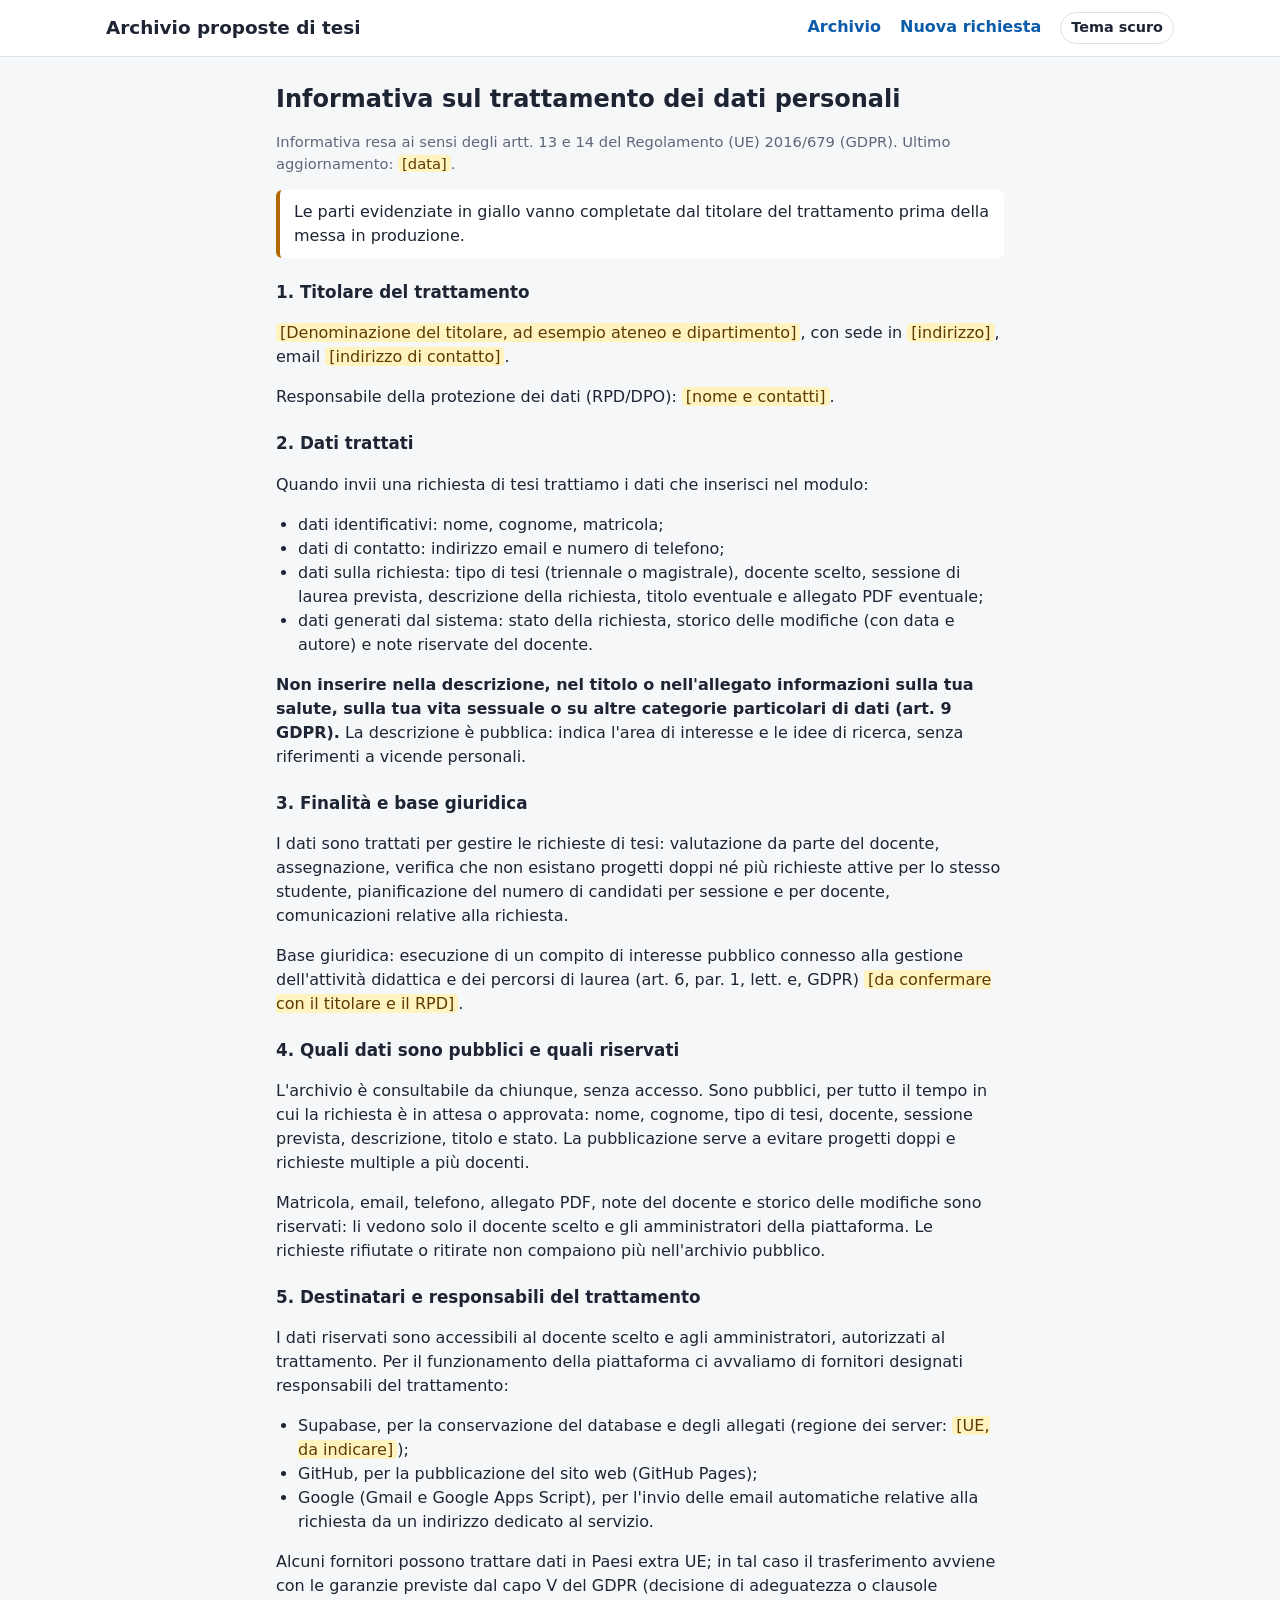
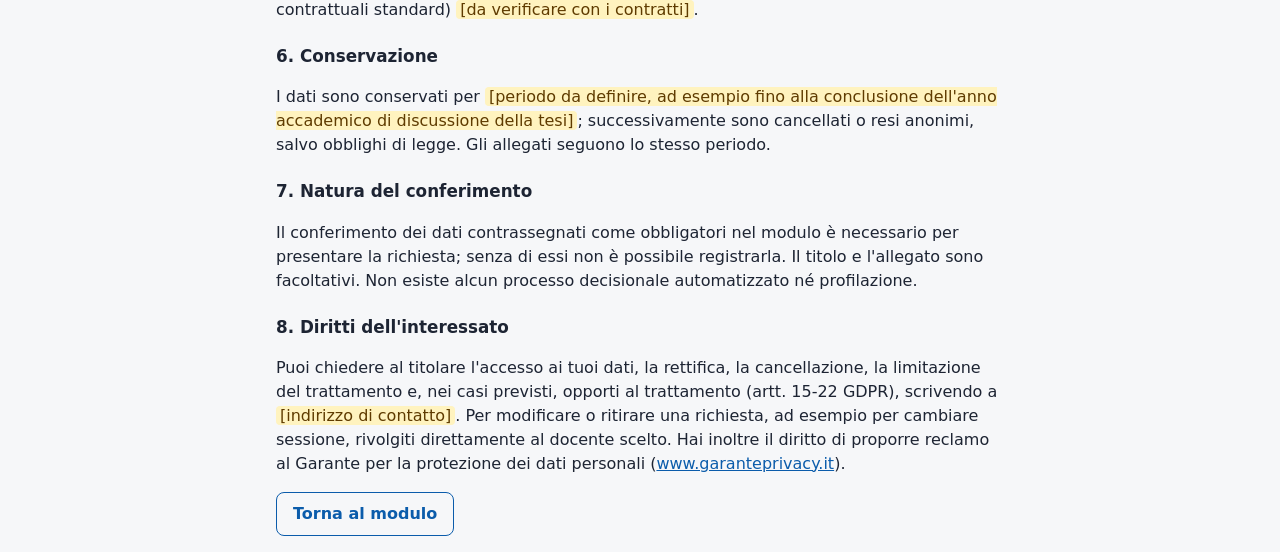
<file: privacy.html>
<!doctype html>
<html lang="it">
<head>
  <meta charset="utf-8">
  <meta name="viewport" content="width=device-width, initial-scale=1">
  <title>Informativa privacy | Archivio proposte di tesi</title>
  <link rel="stylesheet" href="css/style.css?v=3">
  <script src="js/theme.js?v=3"></script>
</head>
<body>
  <header class="top">
    <div class="wrap">
      <h1>Archivio proposte di tesi</h1>
      <nav>
        <a href="index.html#/archivio">Archivio</a>
        <a href="index.html#/nuova">Nuova richiesta</a>
      </nav>
    </div>
  </header>

  <main class="wrap prose">
    <h2>Informativa sul trattamento dei dati personali</h2>
    <p class="meta">Informativa resa ai sensi degli artt. 13 e 14 del Regolamento (UE) 2016/679 (GDPR). Ultimo aggiornamento: <span class="todo">[data]</span>.</p>

    <div class="notice">Le parti evidenziate in giallo vanno completate dal titolare del trattamento prima della messa in produzione.</div>

    <h3>1. Titolare del trattamento</h3>
    <p><span class="todo">[Denominazione del titolare, ad esempio ateneo e dipartimento]</span>, con sede in <span class="todo">[indirizzo]</span>, email <span class="todo">[indirizzo di contatto]</span>.</p>
    <p>Responsabile della protezione dei dati (RPD/DPO): <span class="todo">[nome e contatti]</span>.</p>

    <h3>2. Dati trattati</h3>
    <p>Quando invii una richiesta di tesi trattiamo i dati che inserisci nel modulo:</p>
    <ul>
      <li>dati identificativi: nome, cognome, matricola;</li>
      <li>dati di contatto: indirizzo email e numero di telefono;</li>
      <li>dati sulla richiesta: tipo di tesi (triennale o magistrale), docente scelto, sessione di laurea prevista, descrizione della richiesta, titolo eventuale e allegato PDF eventuale;</li>
      <li>dati generati dal sistema: stato della richiesta, storico delle modifiche (con data e autore) e note riservate del docente.</li>
    </ul>
    <p><strong>Non inserire nella descrizione, nel titolo o nell'allegato informazioni sulla tua salute, sulla tua vita sessuale o su altre categorie particolari di dati (art. 9 GDPR).</strong> La descrizione è pubblica: indica l'area di interesse e le idee di ricerca, senza riferimenti a vicende personali.</p>

    <h3>3. Finalità e base giuridica</h3>
    <p>I dati sono trattati per gestire le richieste di tesi: valutazione da parte del docente, assegnazione, verifica che non esistano progetti doppi né più richieste attive per lo stesso studente, pianificazione del numero di candidati per sessione e per docente, comunicazioni relative alla richiesta.</p>
    <p>Base giuridica: esecuzione di un compito di interesse pubblico connesso alla gestione dell'attività didattica e dei percorsi di laurea (art. 6, par. 1, lett. e, GDPR) <span class="todo">[da confermare con il titolare e il RPD]</span>.</p>

    <h3>4. Quali dati sono pubblici e quali riservati</h3>
    <p>L'archivio è consultabile da chiunque, senza accesso. Sono pubblici, per tutto il tempo in cui la richiesta è in attesa o approvata: nome, cognome, tipo di tesi, docente, sessione prevista, descrizione, titolo e stato. La pubblicazione serve a evitare progetti doppi e richieste multiple a più docenti.</p>
    <p>Matricola, email, telefono, allegato PDF, note del docente e storico delle modifiche sono riservati: li vedono solo il docente scelto e gli amministratori della piattaforma. Le richieste rifiutate o ritirate non compaiono più nell'archivio pubblico.</p>

    <h3>5. Destinatari e responsabili del trattamento</h3>
    <p>I dati riservati sono accessibili al docente scelto e agli amministratori, autorizzati al trattamento. Per il funzionamento della piattaforma ci avvaliamo di fornitori designati responsabili del trattamento:</p>
    <ul>
      <li>Supabase, per la conservazione del database e degli allegati (regione dei server: <span class="todo">[UE, da indicare]</span>);</li>
      <li>GitHub, per la pubblicazione del sito web (GitHub Pages);</li>
      <li>Google (Gmail e Google Apps Script), per l'invio delle email automatiche relative alla richiesta da un indirizzo dedicato al servizio.</li>
    </ul>
    <p>Alcuni fornitori possono trattare dati in Paesi extra UE; in tal caso il trasferimento avviene con le garanzie previste dal capo V del GDPR (decisione di adeguatezza o clausole contrattuali standard) <span class="todo">[da verificare con i contratti]</span>.</p>

    <h3>6. Conservazione</h3>
    <p>I dati sono conservati per <span class="todo">[periodo da definire, ad esempio fino alla conclusione dell'anno accademico di discussione della tesi]</span>; successivamente sono cancellati o resi anonimi, salvo obblighi di legge. Gli allegati seguono lo stesso periodo.</p>

    <h3>7. Natura del conferimento</h3>
    <p>Il conferimento dei dati contrassegnati come obbligatori nel modulo è necessario per presentare la richiesta; senza di essi non è possibile registrarla. Il titolo e l'allegato sono facoltativi. Non esiste alcun processo decisionale automatizzato né profilazione.</p>

    <h3>8. Diritti dell'interessato</h3>
    <p>Puoi chiedere al titolare l'accesso ai tuoi dati, la rettifica, la cancellazione, la limitazione del trattamento e, nei casi previsti, opporti al trattamento (artt. 15-22 GDPR), scrivendo a <span class="todo">[indirizzo di contatto]</span>. Per modificare o ritirare una richiesta, ad esempio per cambiare sessione, rivolgiti direttamente al docente scelto. Hai inoltre il diritto di proporre reclamo al Garante per la protezione dei dati personali (<a href="https://www.garanteprivacy.it" rel="noopener">www.garanteprivacy.it</a>).</p>

    <p><a class="btn secondary" href="index.html#/nuova">Torna al modulo</a></p>
  </main>
  <footer class="wrap"></footer>
</body>
</html>
</file>
<file: css/style.css>
:root {
  --bg: #f6f7f9; --surface: #fff; --text: #1d2433; --muted: #5d6779; --line: #dde1e8;
  --accent: #0b5cab; --accent-d: #084580; --ok: #1a7f4b; --warn: #b36b00; --bad: #b3261e;
}
@media (prefers-color-scheme: dark) {
  :root:not([data-theme="light"]) {
    --bg: #12151b; --surface: #1b2029; --text: #e8ebf0; --muted: #9aa4b5; --line: #2c3340;
    --accent: #5aa2ee; --accent-d: #7fb8f5; --ok: #4cc58a; --warn: #e0a23a; --bad: #f0786f;
  }
}
:root[data-theme="dark"] {
  --bg: #12151b; --surface: #1b2029; --text: #e8ebf0; --muted: #9aa4b5; --line: #2c3340;
  --accent: #5aa2ee; --accent-d: #7fb8f5; --ok: #4cc58a; --warn: #e0a23a; --bad: #f0786f;
}
:root[data-theme="light"] { color-scheme: light; }
:root[data-theme="dark"] { color-scheme: dark; }
* { box-sizing: border-box; }
body { margin: 0; font: 16px/1.5 system-ui, -apple-system, "Segoe UI", Roboto, sans-serif; background: var(--bg); color: var(--text); }
a { color: var(--accent); }
header.top { background: var(--surface); border-bottom: 1px solid var(--line); }
.wrap { max-width: 1100px; margin: 0 auto; padding: 0 16px; }
header.top .wrap { display: flex; flex-wrap: wrap; align-items: center; justify-content: space-between; gap: 8px; padding-top: 12px; padding-bottom: 12px; }
header.top h1 { font-size: 1.15rem; margin: 0; }
nav a, nav button.link { margin-left: 14px; text-decoration: none; font-weight: 600; background: none; border: 0; color: var(--accent); cursor: pointer; font-size: 1rem; }
nav a.active { border-bottom: 2px solid var(--accent); }
main { padding: 20px 0 60px; }
h2 { margin: 24px 0 12px; }
h3 { margin: 0 0 10px; font-size: 1.05rem; }
.card { background: var(--surface); border: 1px solid var(--line); border-radius: 10px; padding: 16px; }
.cards { display: grid; grid-template-columns: repeat(auto-fit, minmax(180px, 1fr)); gap: 12px; margin-bottom: 12px; }
.stat .num { font-size: 2rem; font-weight: 700; color: var(--accent); }
.stat .lbl { color: var(--muted); }
.grid2 { display: grid; grid-template-columns: repeat(auto-fit, minmax(320px, 1fr)); gap: 12px; }
.tbl { width: 100%; border-collapse: collapse; font-size: .95rem; }
.tbl th, .tbl td { text-align: left; padding: 6px 8px; border-bottom: 1px solid var(--line); vertical-align: top; }
.tbl th { color: var(--muted); font-weight: 600; }
.table-scroll { overflow-x: auto; }
.filters { display: grid; grid-template-columns: 2fr 1fr 1fr 1fr 1fr; gap: 8px; margin: 12px 0; }
@media (max-width: 720px) { .filters { grid-template-columns: 1fr 1fr; } }
input, select, textarea, button { font: inherit; }
input, select, textarea { width: 100%; padding: 8px 10px; border: 1px solid var(--line); border-radius: 8px; background: var(--surface); color: var(--text); }
textarea { min-height: 140px; resize: vertical; }
label { display: block; font-weight: 600; margin: 12px 0 4px; }
.hint { color: var(--muted); font-size: .9rem; margin-top: 4px; }
.row2 { display: grid; grid-template-columns: 1fr 1fr; gap: 12px; }
@media (max-width: 600px) { .row2 { grid-template-columns: 1fr; } }
.btn { display: inline-block; padding: 9px 16px; border-radius: 8px; border: 1px solid var(--accent); background: var(--accent); color: #fff; font-weight: 600; cursor: pointer; text-decoration: none; }
@media (prefers-color-scheme: dark) { :root:not([data-theme="light"]) .btn { color: #0b1220; } }
:root[data-theme="dark"] .btn { color: #0b1220; }
.btn:hover { background: var(--accent-d); }
.btn.secondary { background: transparent; color: var(--accent); }
.btn.danger { background: var(--bad); border-color: var(--bad); }
.btn.small { padding: 4px 10px; font-size: .9rem; }
.btn:disabled { opacity: .5; cursor: not-allowed; }
.thesis { margin-bottom: 10px; }
.thesis h4 { margin: 0 0 4px; font-size: 1.05rem; }
.meta { color: var(--muted); font-size: .92rem; }
.abstract { margin: 8px 0 0; white-space: pre-wrap; }
.badge { display: inline-block; padding: 1px 9px; border-radius: 999px; font-size: .8rem; font-weight: 700; border: 1px solid currentColor; }
.badge-pending { color: var(--warn); }
.badge-approved { color: var(--ok); }
.badge-rejected, .badge-withdrawn { color: var(--bad); }
.notice { border-left: 4px solid var(--warn); padding: 10px 14px; background: var(--surface); border-radius: 6px; margin: 12px 0; }
.notice.ok { border-color: var(--ok); }
.hp { position: absolute; left: -9999px; height: 0; overflow: hidden; }
.tabs { display: flex; gap: 6px; margin: 16px 0; flex-wrap: wrap; }
.tabs button { padding: 7px 14px; border-radius: 8px; border: 1px solid var(--line); background: var(--surface); color: var(--text); cursor: pointer; font-weight: 600; }
.tabs button.active { background: var(--accent); color: #fff; border-color: var(--accent); }
@media (prefers-color-scheme: dark) { :root:not([data-theme="light"]) .tabs button.active { color: #0b1220; } }
:root[data-theme="dark"] .tabs button.active { color: #0b1220; }
dialog { border: 1px solid var(--line); border-radius: 12px; background: var(--surface); color: var(--text); max-width: 640px; width: calc(100% - 24px); padding: 20px; }
dialog::backdrop { background: rgba(0,0,0,.5); }
.actions { display: flex; gap: 8px; flex-wrap: wrap; margin-top: 16px; }
#toasts { position: fixed; bottom: 16px; right: 16px; display: grid; gap: 8px; z-index: 50; }
.toast { padding: 10px 14px; border-radius: 8px; background: var(--surface); border: 1px solid var(--line); box-shadow: 0 4px 14px rgba(0,0,0,.2); max-width: 340px; }
.toast-error { border-color: var(--bad); }
.toast-ok { border-color: var(--ok); }
.private { color: var(--muted); font-size: .88rem; }
footer { color: var(--muted); font-size: .85rem; padding: 20px 0 40px; }
.hidden { display: none !important; }

/* livello della tesi: sempre ben visibile */
.level { display: inline-block; padding: 2px 10px; border-radius: 6px; font-size: .82rem; font-weight: 800; letter-spacing: .04em; text-transform: uppercase; color: #fff; }
.level-triennale { background: #0b7285; }
.level-magistrale { background: #6741d9; }
@media (prefers-color-scheme: dark) { :root:not([data-theme="light"]) .level { color: #0b1220; } :root:not([data-theme="light"]) .level-triennale { background: #3bc9db; } :root:not([data-theme="light"]) .level-magistrale { background: #b197fc; } }
:root[data-theme="dark"] .level { color: #0b1220; } :root[data-theme="dark"] .level-triennale { background: #3bc9db; } :root[data-theme="dark"] .level-magistrale { background: #b197fc; }
.thesis .head { display: flex; gap: 10px; align-items: baseline; flex-wrap: wrap; margin-bottom: 4px; }
.thesis .head h4 { margin: 0; }
.full { color: var(--bad); font-weight: 700; }

.prose { max-width: 760px; }
.prose h3 { margin: 22px 0 6px; }
.prose ul { padding-left: 22px; }
.todo { background: #fff3bf; color: #5f3b00; padding: 0 4px; border-radius: 4px; }
@media (prefers-color-scheme: dark) { :root:not([data-theme="light"]) .todo { background: #5c4a00; color: #ffe58a; } }
:root[data-theme="dark"] .todo { background: #5c4a00; color: #ffe58a; }

/* campo docente con completamento automatico */
.combo { position: relative; }
.combo-list { position: absolute; left: 0; right: 0; top: 100%; z-index: 20; margin: 4px 0 0; padding: 4px; list-style: none; max-height: 260px; overflow: auto; background: var(--surface); border: 1px solid var(--line); border-radius: 8px; box-shadow: 0 6px 18px rgba(0,0,0,.2); }
.combo-list li { padding: 8px 10px; border-radius: 6px; cursor: pointer; }
.combo-list li[aria-selected="true"] { background: var(--accent); color: #fff; }
.combo-list li.disabled { color: var(--muted); cursor: not-allowed; }
.combo-list li.empty { color: var(--muted); cursor: default; }
@media (prefers-color-scheme: dark) { :root:not([data-theme="light"]) .combo-list li[aria-selected="true"] { color: #0b1220; } }
:root[data-theme="dark"] .combo-list li[aria-selected="true"] { color: #0b1220; }

/* sezioni collassabili */
details.fold > summary { cursor: pointer; list-style: none; display: flex; align-items: center; gap: 8px; font-weight: 700; user-select: none; }
details.fold > summary::-webkit-details-marker { display: none; }
details.fold > summary::before { content: ""; width: 8px; height: 8px; border-right: 2px solid var(--muted); border-bottom: 2px solid var(--muted); transform: rotate(-45deg); transition: transform .15s; flex: none; }
details.fold[open] > summary::before { transform: rotate(45deg); }
details.fold > summary:focus-visible { outline: 2px solid var(--accent); outline-offset: 3px; border-radius: 4px; }
details.fold[open] > summary { margin-bottom: 10px; }
details.fold > summary h2, details.fold > summary h3 { margin: 0; }
.grid2 { align-items: start; }

/* interruttore tema chiaro/scuro */
.theme-toggle { margin-left: 14px; padding: 4px 10px; border: 1px solid var(--line); border-radius: 999px; background: var(--surface); color: var(--text); cursor: pointer; font-size: .9rem; font-weight: 600; }
.theme-toggle:hover { border-color: var(--accent); }
</file>
